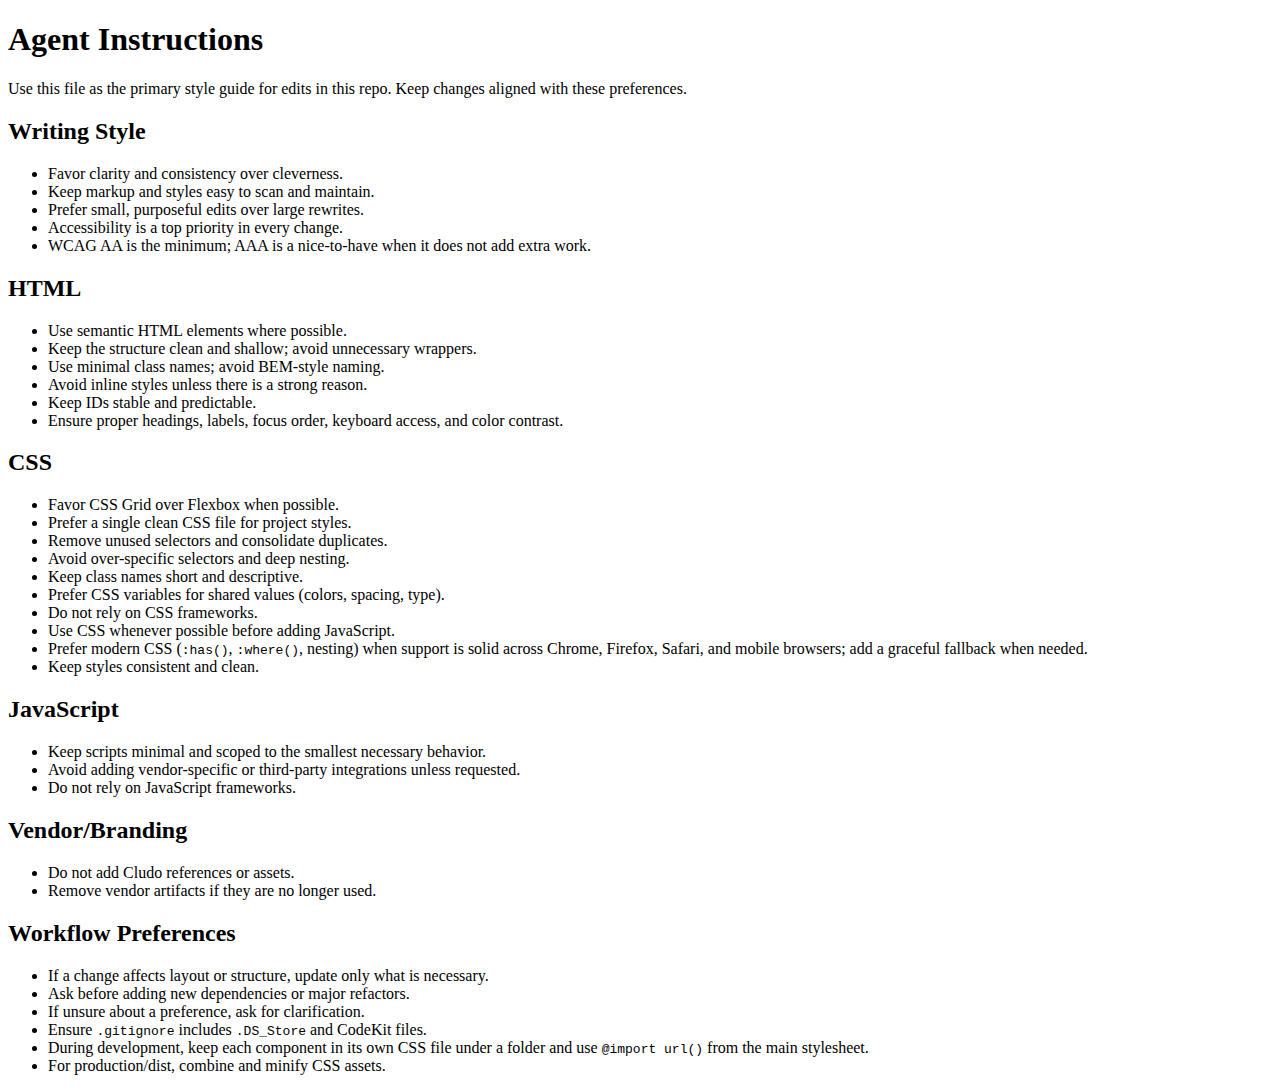
<file: AGENTS.html>
<!DOCTYPE html>
<html xmlns="http://www.w3.org/1999/xhtml" lang="en">
<head>
	<meta charset="utf-8"/>
</head>
<body>

<h1 id="agentinstructions">Agent Instructions</h1>

<p>Use this file as the primary style guide for edits in this repo. Keep changes aligned with these preferences.</p>

<h2 id="writingstyle">Writing Style</h2>

<ul>
<li>Favor clarity and consistency over cleverness.</li>
<li>Keep markup and styles easy to scan and maintain.</li>
<li>Prefer small, purposeful edits over large rewrites.</li>
<li>Accessibility is a top priority in every change.</li>
<li>WCAG AA is the minimum; AAA is a nice-to-have when it does not add extra work.</li>
</ul>

<h2 id="html">HTML</h2>

<ul>
<li>Use semantic HTML elements where possible.</li>
<li>Keep the structure clean and shallow; avoid unnecessary wrappers.</li>
<li>Use minimal class names; avoid BEM-style naming.</li>
<li>Avoid inline styles unless there is a strong reason.</li>
<li>Keep IDs stable and predictable.</li>
<li>Ensure proper headings, labels, focus order, keyboard access, and color contrast.</li>
</ul>

<h2 id="css">CSS</h2>

<ul>
<li>Favor CSS Grid over Flexbox when possible.</li>
<li>Prefer a single clean CSS file for project styles.</li>
<li>Remove unused selectors and consolidate duplicates.</li>
<li>Avoid over-specific selectors and deep nesting.</li>
<li>Keep class names short and descriptive.</li>
<li>Prefer CSS variables for shared values (colors, spacing, type).</li>
<li>Do not rely on CSS frameworks.</li>
<li>Use CSS whenever possible before adding JavaScript.</li>
<li>Prefer modern CSS (<code>:has()</code>, <code>:where()</code>, nesting) when support is solid across Chrome, Firefox, Safari, and mobile browsers; add a graceful fallback when needed.</li>
<li>Keep styles consistent and clean.</li>
</ul>

<h2 id="javascript">JavaScript</h2>

<ul>
<li>Keep scripts minimal and scoped to the smallest necessary behavior.</li>
<li>Avoid adding vendor-specific or third-party integrations unless requested.</li>
<li>Do not rely on JavaScript frameworks.</li>
</ul>

<h2 id="vendorbranding">Vendor/Branding</h2>

<ul>
<li>Do not add Cludo references or assets.</li>
<li>Remove vendor artifacts if they are no longer used.</li>
</ul>

<h2 id="workflowpreferences">Workflow Preferences</h2>

<ul>
<li>If a change affects layout or structure, update only what is necessary.</li>
<li>Ask before adding new dependencies or major refactors.</li>
<li>If unsure about a preference, ask for clarification.</li>
<li>Ensure <code>.gitignore</code> includes <code>.DS_Store</code> and CodeKit files.</li>
<li>During development, keep each component in its own CSS file under a folder and use <code>@import url()</code> from the main stylesheet.</li>
<li>For production/dist, combine and minify CSS assets.</li>
</ul>

</body>
</html>
</file>
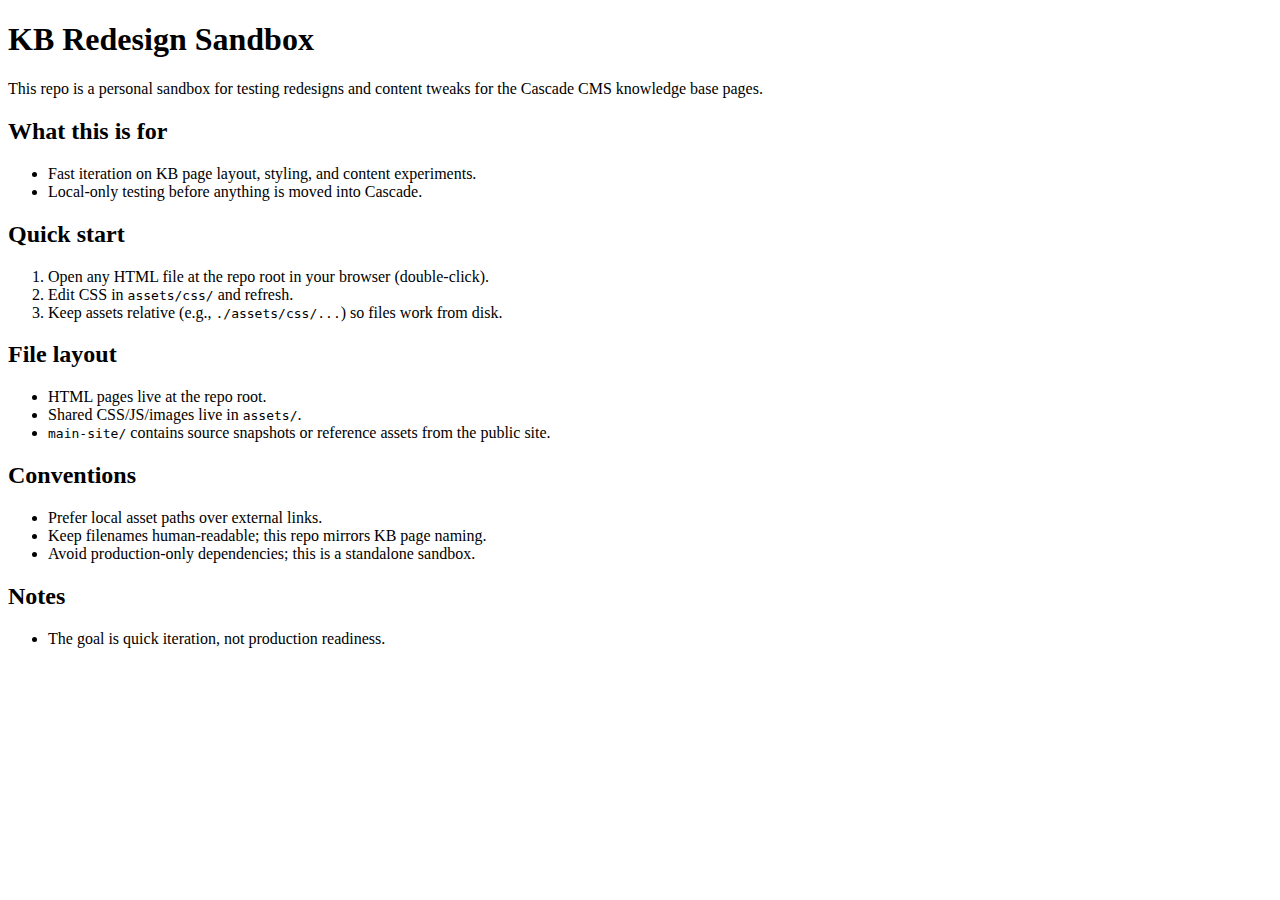
<file: README.html>
<!DOCTYPE html>
<html xmlns="http://www.w3.org/1999/xhtml" lang="en">
<head>
	<meta charset="utf-8"/>
</head>
<body>

<h1 id="kbredesignsandbox">KB Redesign Sandbox</h1>

<p>This repo is a personal sandbox for testing redesigns and content tweaks for the Cascade CMS knowledge base pages.</p>

<h2 id="whatthisisfor">What this is for</h2>

<ul>
<li>Fast iteration on KB page layout, styling, and content experiments.</li>
<li>Local-only testing before anything is moved into Cascade.</li>
</ul>

<h2 id="quickstart">Quick start</h2>

<ol>
<li>Open any HTML file at the repo root in your browser (double-click).</li>
<li>Edit CSS in <code>assets/css/</code> and refresh.</li>
<li>Keep assets relative (e.g., <code>./assets/css/...</code>) so files work from disk.</li>
</ol>

<h2 id="filelayout">File layout</h2>

<ul>
<li>HTML pages live at the repo root.</li>
<li>Shared CSS/JS/images live in <code>assets/</code>.</li>
<li><code>main-site/</code> contains source snapshots or reference assets from the public site.</li>
</ul>

<h2 id="conventions">Conventions</h2>

<ul>
<li>Prefer local asset paths over external links.</li>
<li>Keep filenames human-readable; this repo mirrors KB page naming.</li>
<li>Avoid production-only dependencies; this is a standalone sandbox.</li>
</ul>

<h2 id="notes">Notes</h2>

<ul>
<li>The goal is quick iteration, not production readiness.</li>
</ul>

</body>
</html>
</file>
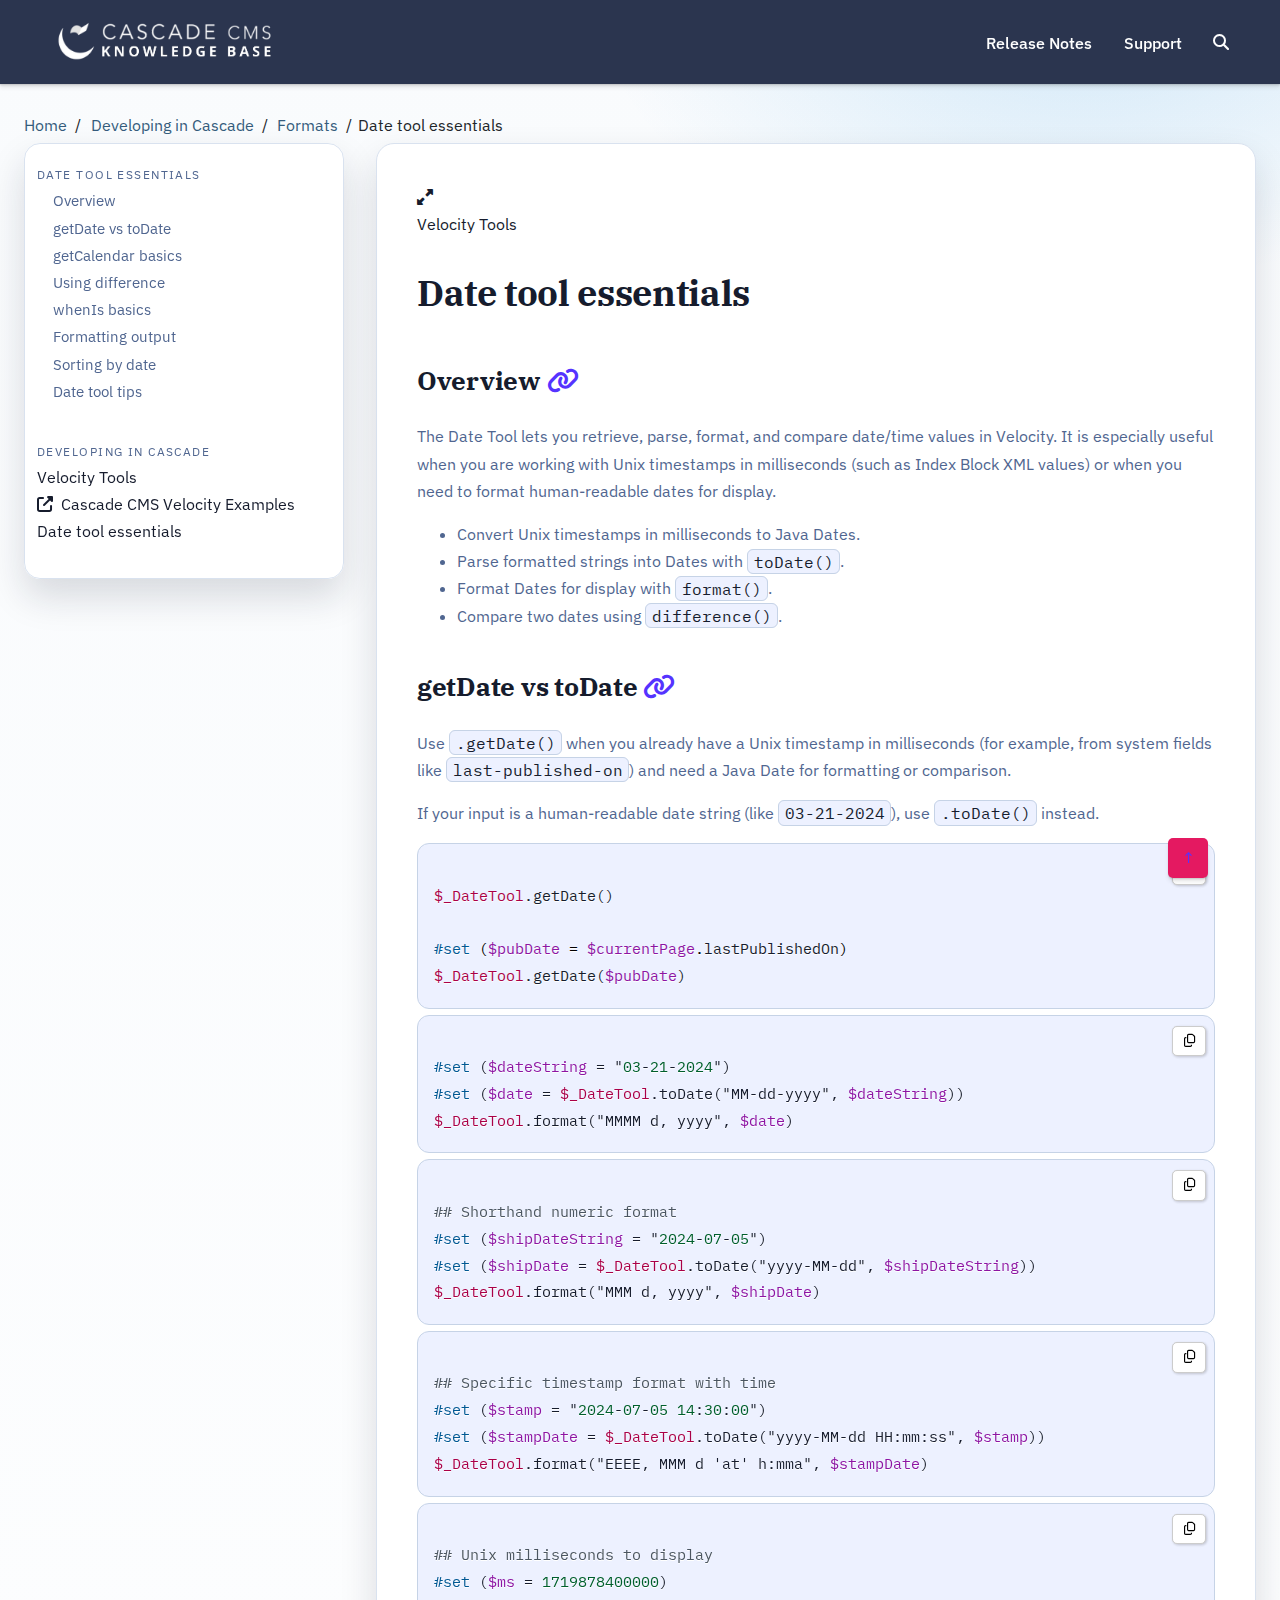
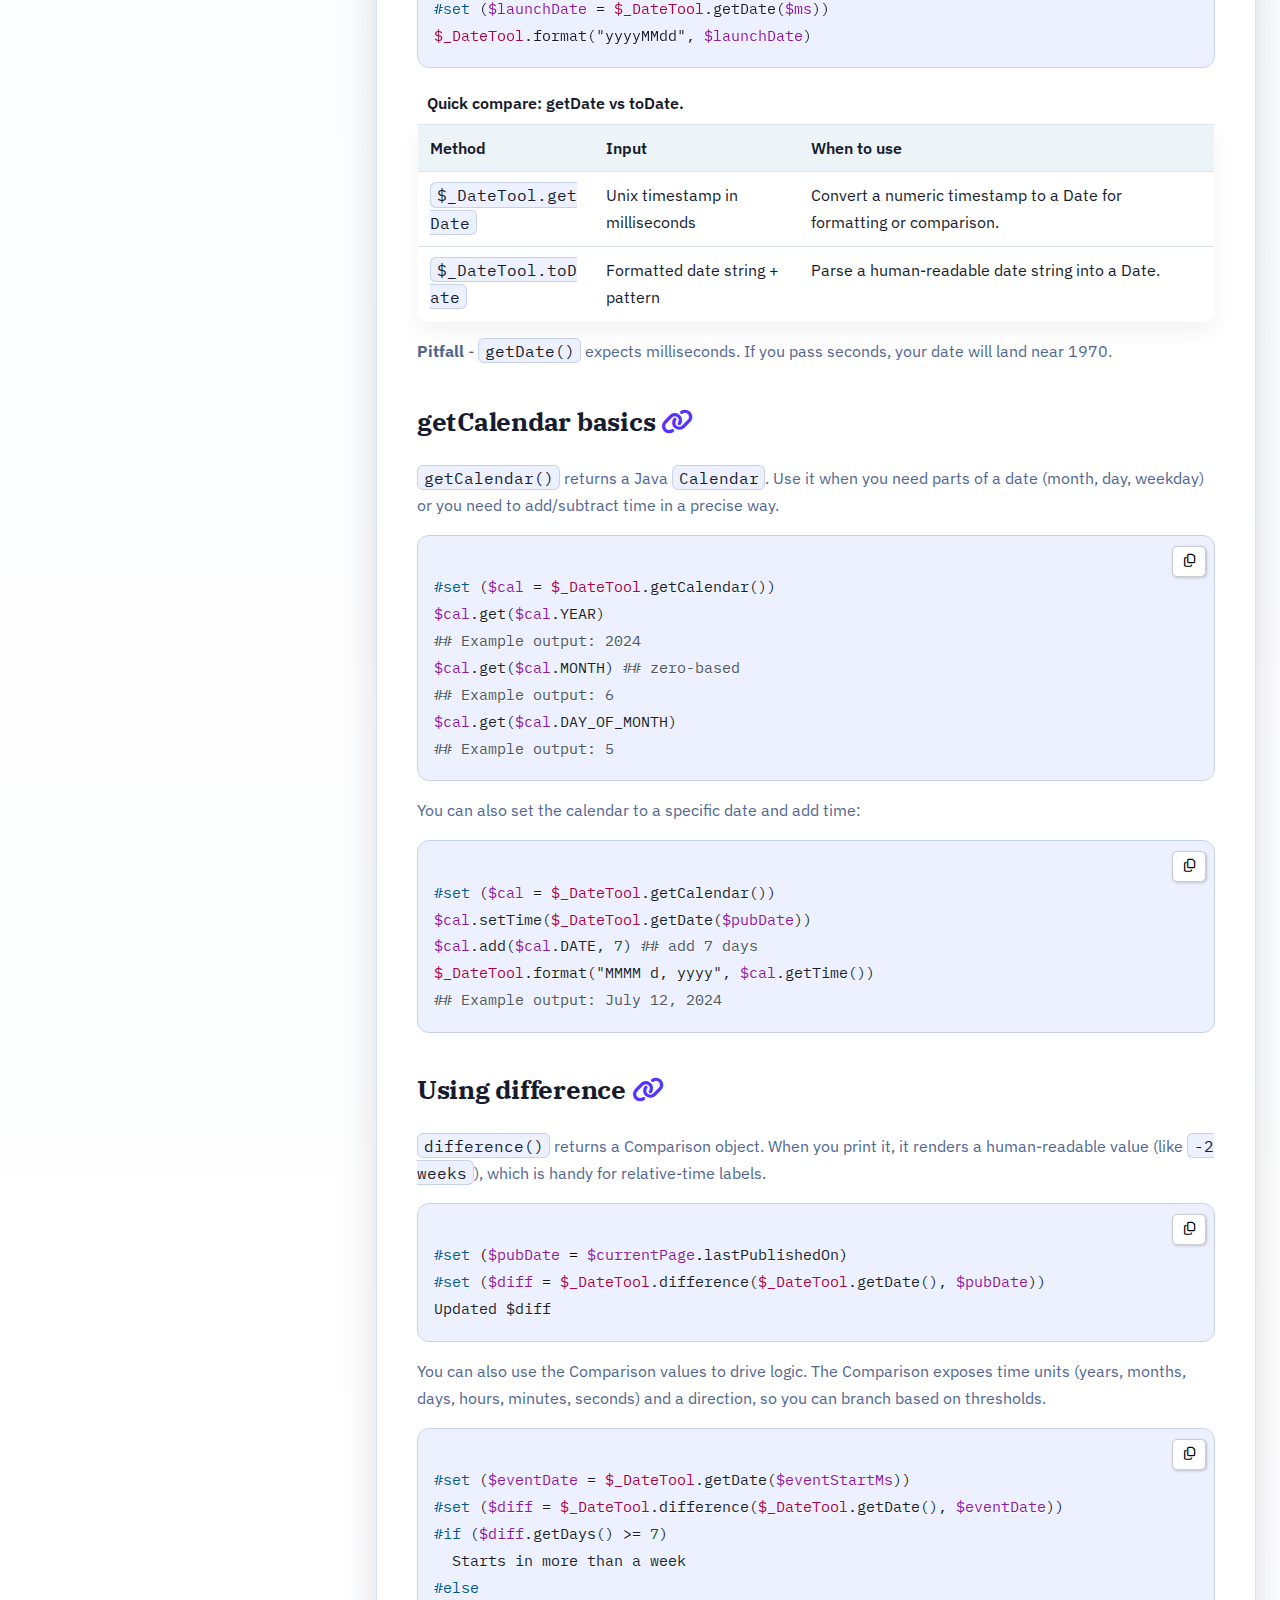
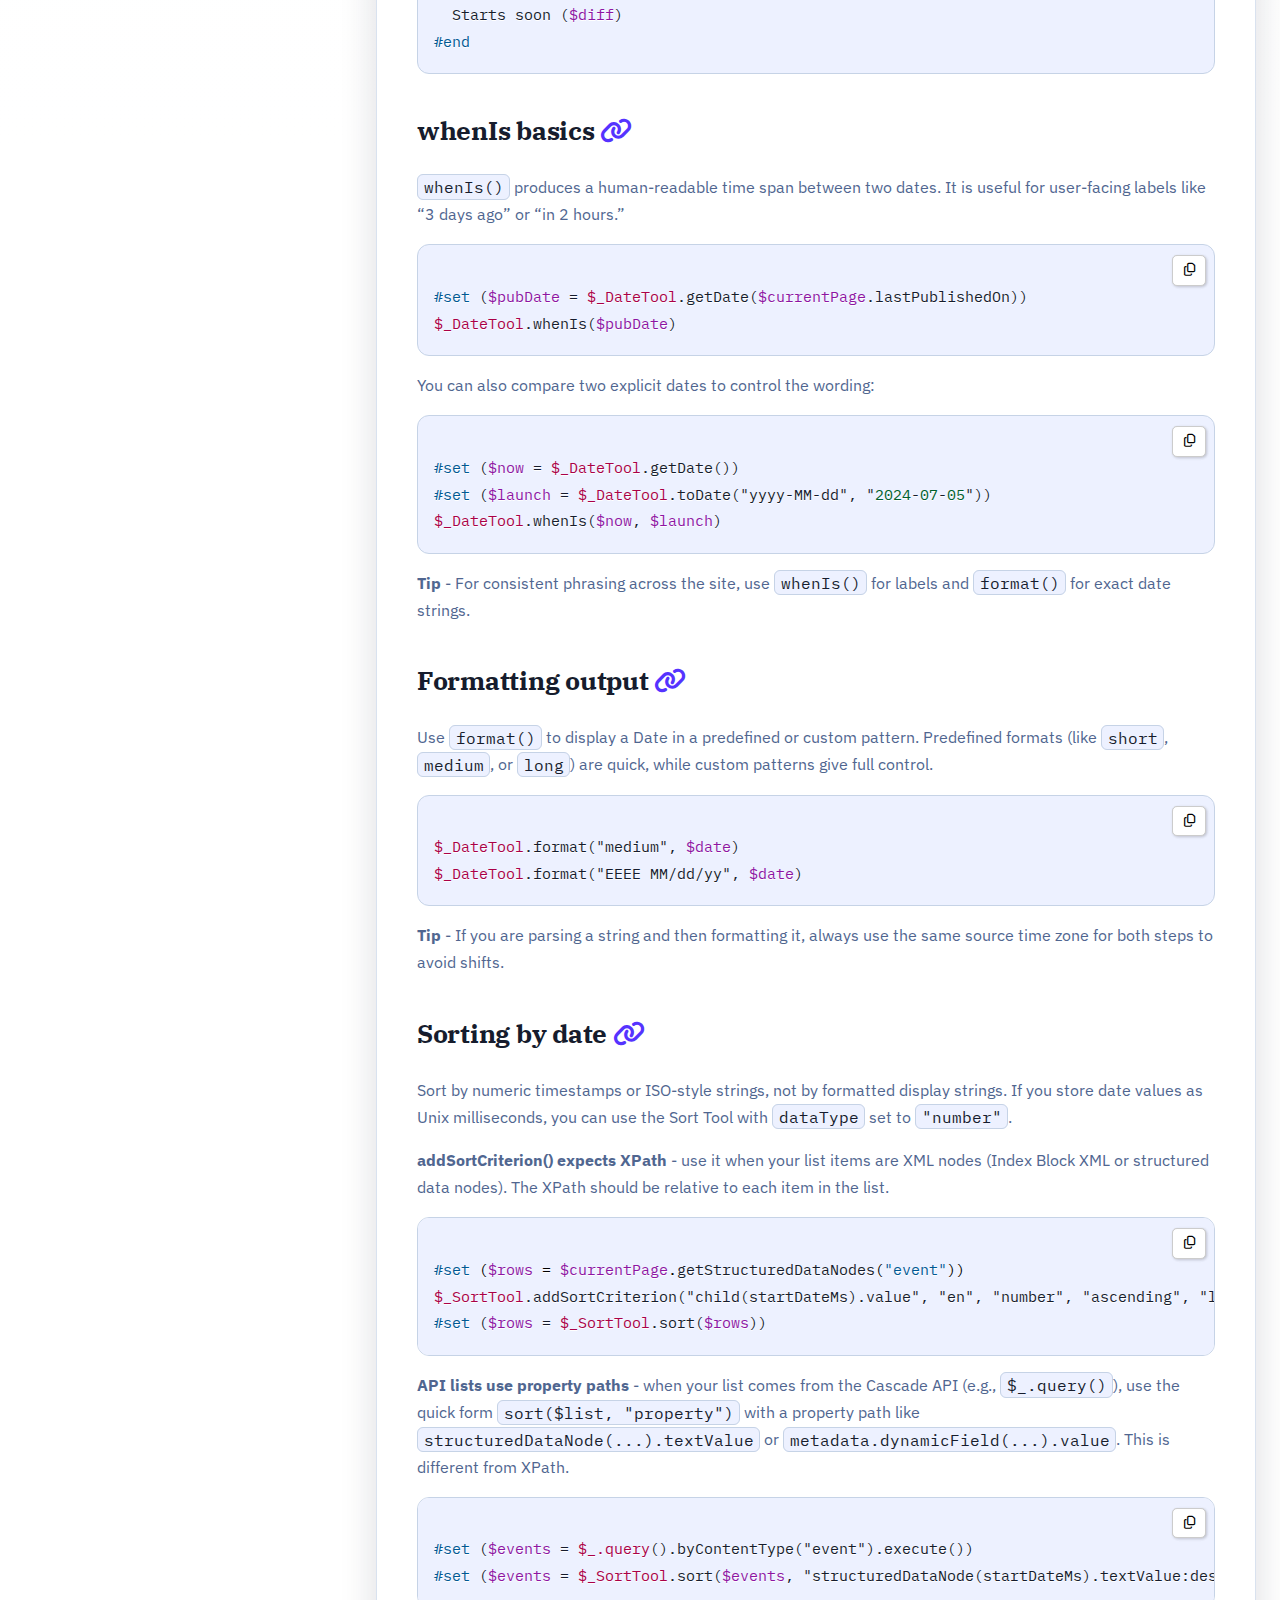
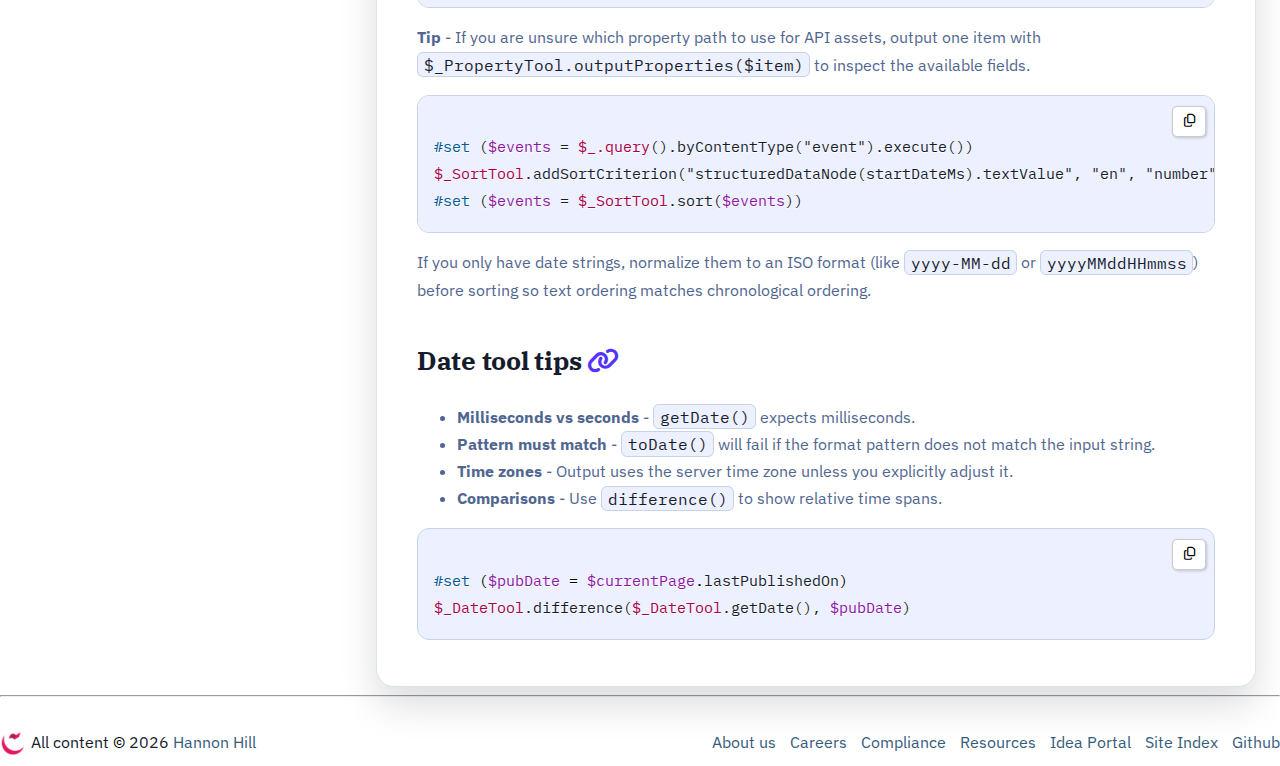
<file: articles/date-tool-essentials.html>
<!DOCTYPE html>
<!-- saved from url=(0110)https://www.hannonhill.com/cascadecms/latest/developing-in-cascade/script-formats/date-tool-essentials.html -->
<html
    xmlns="http://www.w3.org/1999/xhtml"
    lang="en"
    style="--scroll-margin-top: 74px">
    <head>
        <meta http-equiv="Content-Type" content="text/html; charset=UTF-8" />

        <title>Date tool essentials - Cascade CMS Knowledge Base</title>
        <meta content="width=device-width, initial-scale=1.0" name="viewport" />
        <link
            href="../assets/img/apple-touch-icon-57x57.png"
            name="favicon"
            rel="shortcut icon"
            type="image/png" />

        <link href="../assets/css/custom.css" rel="stylesheet" />
        <link href="../assets/css/prettify.css" rel="stylesheet" />
        <link href="../assets/css/prism.css" rel="stylesheet" type="text/css" />
        <link href="../assets/css/fontawesome-all.css" rel="stylesheet" />

        <!-- Preload Font Awesome fonts -->
        <link
            as="font"
            crossorigin="anonymous"
            href="https://cdnjs.cloudflare.com/ajax/libs/font-awesome/6.5.2/webfonts/fa-solid-900.woff2"
            rel="preload"
            type="font/woff2" />
        <link
            as="font"
            crossorigin="anonymous"
            href="https://cdnjs.cloudflare.com/ajax/libs/font-awesome/6.5.2/webfonts/fa-brands-400.woff2"
            rel="preload"
            type="font/woff2" />

        <!-- Conditional comment for IE 7 -->
        <!--[if IE 7]>
            <link
                rel="stylesheet"
                href="/_files/lib/bootstrap/font-awesome-ie7.css" />
        <![endif]-->

        <script
            type="text/javascript"
            src="https://ssl.spectate.com/s.js"></script>
        <script type="text/javascript" src="../assets/js/pd.js"></script>
        <script async="" src="../assets/js/gtm.js"></script>
        <script
            src="../assets/js/jquery.min.js"
            type="text/javascript"></script>

        <!-- Google Tag Manager -->

        <script>
            dataLayer = [];
        </script>
        <script>
            (function (w, d, s, l, i) {
                w[l] = w[l] || [];
                w[l].push({
                    "gtm.start": new Date().getTime(),
                    event: "gtm.js",
                });
                var f = d.getElementsByTagName(s)[0],
                    j = d.createElement(s),
                    dl = l != "dataLayer" ? "&l=" + l : "";
                j.async = true;
                j.src = "https://www.googletagmanager.com/gtm.js?id=" + i + dl;
                f.parentNode.insertBefore(j, f);
            })(window, document, "script", "dataLayer", "GTM-WQQX65");
        </script>

        <!-- End Google Tag Manager -->

        <script src="../assets/js/clipboard.min.js"></script>
        <script src="../assets/js/prettify.js" type="text/javascript"></script>
        <script src="../assets/js/lang-css.js" type="text/javascript"></script>
        <script src="../assets/js/lang-sql.js" type="text/javascript"></script>
        <script src="../assets/js/lang-yaml.js" type="text/javascript"></script>
        <script type="text/javascript">
            $(document).ready(function () {
                prettyPrint();
            });
        </script>

        <!-- HTML5 shim, for IE6-8 support of HTML5 elements -->
        <!--[if lt IE 9]>
            <script src="http://html5shim.googlecode.com/svn/trunk/html5.js"></script>
        <![endif]-->

        <link
            href="https://www.hannonhill.com/cascadecms/latest/developing-in-cascade/script-formats/date-tool-essentials.html"
            rel="canonical" />
        <meta content="9290e3bac0a8002b3249e88a9b8fb375" name="id" />
    </head>
    <body>
        <a class="sr-only sr-only-focusable" href="#main-content"
            >Skip to main content</a
        >
        <a class="sr-only sr-only-focusable" href="#sidebar"
            >Skip to sidebar / page navigation</a
        >
        <!-- Google Tag Manager (noscript) --><noscript
            ><iframe
                height="0"
                src="https://www.googletagmanager.com/ns.html?id=GTM-WQQX65"
                style="display: none; visibility: hidden"
                width="0"></iframe></noscript
        ><!-- End Google Tag Manager (noscript) -->

        <nav aria-labelledby="navbar-brand" class="topbar">
            <div class="container topbar-inner">
                <a
                    class="brand"
                    href="https://www.hannonhill.com/cascadecms/latest/index.html"
                    id="navbar-brand"
                    name="brand">
                    <img
                        alt="Cascade CMS Logo"
                        src="../assets/img/kb-logo-new.png" />
                </a>
                <ul class="topbar-links">
                    <li>
                        <a
                            href="https://www.hannonhill.com/cascadecms/latest/releases/index.html"
                            >Release Notes</a
                        >
                    </li>
                    <li>
                        <a href="https://help.hannonhill.com/hc/en-us"
                            >Support</a
                        >
                    </li>
                </ul>
                <form class="search-bar" id="search-form-top" role="search">
                    <div class="search-box">
                        <input
                            aria-label="Search"
                            autocomplete="off"
                            class="search-input"
                            id="searchBox"
                            name="q"
                            placeholder="Search..."
                            type="search" />
                        <a
                            class="search-btn"
                            href="#"
                            id="voice-parent"
                            type="button">
                            <i class="fa-solid fa-magnifying-glass"></i>
                        </a>
                    </div>
                </form>
            </div>
        </nav>

        <div class="container">
            <div class="content-wrapper">
                <nav class="breadcrumbs" aria-label="breadcrumb">
                    <ol>
                        <li>
                            <a
                                href="https://www.hannonhill.com/cascadecms/latest/index.html">
                                Home
                            </a>
                        </li>

                        <li>
                            <a
                                href="https://www.hannonhill.com/cascadecms/latest/developing-in-cascade/index.html">
                                Developing in Cascade
                            </a>
                        </li>

                        <li>
                            <a
                                href="https://www.hannonhill.com/cascadecms/latest/developing-in-cascade/script-formats/index.html">
                                Formats
                            </a>
                        </li>
                        <li aria-current="page">Date tool essentials</li>
                    </ol>
                </nav>
                <div class="layout">
                    <aside class="sidebar">
                        <details class="side-nav" open>
                            <summary>
                                Sections
                                <span aria-hidden="true">▾</span>
                            </summary>
                            <nav id="sidebar">
                                <ul>
                                    <li>
                                        <a
                                            aria-label="Section Topic"
                                            href="date-tool-essentialls.html"
                                            >Date tool essentials</a
                                        >
                                        <ul>
                                            <li>
                                                <a
                                                    aria-label="Skip to Overview"
                                                    href="#DateToolOverview"
                                                    >Overview</a
                                                >
                                            </li>
                                            <li>
                                                <a
                                                    aria-label="Skip to getDate vs toDate"
                                                    href="#GetDateVsToDate"
                                                    >getDate vs toDate</a
                                                >
                                            </li>
                                            <li>
                                                <a
                                                    aria-label="Skip to getCalendar basics"
                                                    href="#GetCalendarBasics"
                                                    >getCalendar basics</a
                                                >
                                            </li>
                                            <li>
                                                <a
                                                    aria-label="Skip to Using difference"
                                                    href="#DifferenceUsage"
                                                    >Using difference</a
                                                >
                                            </li>
                                            <li>
                                                <a
                                                    aria-label="Skip to whenIs basics"
                                                    href="#WhenIsBasics"
                                                    >whenIs basics</a
                                                >
                                            </li>
                                            <li>
                                                <a
                                                    aria-label="Skip to Formatting output"
                                                    href="#FormattingOutput"
                                                    >Formatting output</a
                                                >
                                            </li>
                                            <li>
                                                <a
                                                    aria-label="Skip to Sorting by date"
                                                    href="#SortingByDate"
                                                    >Sorting by date</a
                                                >
                                            </li>
                                            <li>
                                                <a
                                                    aria-label="Skip to Date tool tips"
                                                    href="#DateToolTips"
                                                    >Date tool tips</a
                                                >
                                            </li>
                                        </ul>
                                    </li>
                                </ul>
                                <ul>
                                    <li>
                                        <a
                                            href="https://www.hannonhill.com/cascadecms/latest/developing-in-cascade/index.html"
                                            >Developing in Cascade</a
                                        >
                                    </li>
                                    <li>
                                        <a
                                            href="https://www.hannonhill.com/cascadecms/latest/developing-in-cascade/script-formats/velocity-tools.html"
                                            >Velocity Tools</a
                                        >
                                    </li>
                                    <li>
                                        <a
                                            href="https://github.com/hannonhill/Velocity-Cookbook"
                                            ><i class="fas fa-external-link-alt"
                                                >&nbsp;</i
                                            >
                                            Cascade CMS Velocity Examples</a
                                        >
                                    </li>
                                    <li>
                                        <a href="date-tool-essentialls.html"
                                            >Date tool essentials</a
                                        >
                                    </li>
                                </ul>
                            </nav>
                        </details>
                    </aside>
                    <main id="main-content" role="main">
                        <div class="page-shell">
                            <div class="content width">
                                <div class="icon-wrapper">
                                    <i
                                        class="fa-solid col-visible-md fa-up-right-and-down-left-from-center"
                                        id="iconToggle"
                                        onclick="toggleWidthAndIcon()"></i>
                                </div>
                                <div class="flex">
                                    <span class="badge badge-danger"
                                        >Velocity Tools</span
                                    >
                                </div>
                                <header>
                                    <h1>Date tool essentials</h1>
                                </header>
                                <a name="Date+tool+essentials"></a>

                                <section
                                    aria-label="Overview"
                                    class="anchor-heading"
                                    id="DateToolOverview">
                                    <h2>
                                        Overview
                                        <a
                                            aria-label="Skip to Overview"
                                            href="#DateToolOverview"
                                            ><i
                                                class="fas fa-link icon-anchor-link"></i
                                        ></a>
                                    </h2>
                                    <p>
                                        The Date Tool lets you retrieve, parse,
                                        format, and compare date/time values in
                                        Velocity. It is especially useful when
                                        you are working with Unix timestamps in
                                        milliseconds (such as Index Block XML
                                        values) or when you need to format
                                        human-readable dates for display.
                                    </p>
                                    <ul>
                                        <li>
                                            Convert Unix timestamps in
                                            milliseconds to Java Dates.
                                        </li>
                                        <li>
                                            Parse formatted strings into Dates
                                            with <code>toDate()</code>.
                                        </li>
                                        <li>
                                            Format Dates for display with
                                            <code>format()</code>.
                                        </li>
                                        <li>
                                            Compare two dates using
                                            <code>difference()</code>.
                                        </li>
                                    </ul>
                                </section>

                                <section
                                    aria-label="getDate vs toDate"
                                    class="anchor-heading"
                                    id="GetDateVsToDate">
                                    <h2>
                                        getDate vs toDate
                                        <a
                                            aria-label="Skip to getDate vs toDate"
                                            href="#GetDateVsToDate"
                                            ><i
                                                class="fas fa-link icon-anchor-link"></i
                                        ></a>
                                    </h2>
                                    <p>
                                        Use <code>.getDate()</code> when you
                                        already have a Unix timestamp in
                                        milliseconds (for example, from system
                                        fields like
                                        <code>last-published-on</code>) and need
                                        a Java Date for formatting or
                                        comparison.
                                    </p>
                                    <p>
                                        If your input is a human-readable date
                                        string (like <code>03-21-2024</code>),
                                        use <code>.toDate()</code> instead.
                                    </p>
                                    <pre
                                        tabindex="0"
                                        style="overflow: auto"
                                        class="language-velocity"><button class="btn-copy" aria-label="Copy code" data-original-html="&lt;i class=&quot;fa-regular fa-copy&quot;&gt;&lt;/i&gt;" style="width: 34px;"><i class="fa-regular fa-copy"></i></button><code class="language-velocity">$_DateTool.getDate()

#set ($pubDate = $currentPage.lastPublishedOn)
$_DateTool.getDate($pubDate)</code></pre>
                                    <pre
                                        tabindex="0"
                                        style="overflow: auto"
                                        class="language-velocity"><button class="btn-copy" aria-label="Copy code" data-original-html="&lt;i class=&quot;fa-regular fa-copy&quot;&gt;&lt;/i&gt;" style="width: 34px;"><i class="fa-regular fa-copy"></i></button><code class="language-velocity">#set ($dateString = "03-21-2024")
#set ($date = $_DateTool.toDate("MM-dd-yyyy", $dateString))
$_DateTool.format("MMMM d, yyyy", $date)</code></pre>
                                    <pre
                                        tabindex="0"
                                        style="overflow: auto"
                                        class="language-velocity"><button class="btn-copy" aria-label="Copy code" data-original-html="&lt;i class=&quot;fa-regular fa-copy&quot;&gt;&lt;/i&gt;" style="width: 34px;"><i class="fa-regular fa-copy"></i></button><code class="language-velocity">## Shorthand numeric format
#set ($shipDateString = "2024-07-05")
#set ($shipDate = $_DateTool.toDate("yyyy-MM-dd", $shipDateString))
$_DateTool.format("MMM d, yyyy", $shipDate)</code></pre>
                                    <pre
                                        tabindex="0"
                                        style="overflow: auto"
                                        class="language-velocity"><button class="btn-copy" aria-label="Copy code" data-original-html="&lt;i class=&quot;fa-regular fa-copy&quot;&gt;&lt;/i&gt;" style="width: 34px;"><i class="fa-regular fa-copy"></i></button><code class="language-velocity">## Specific timestamp format with time
#set ($stamp = "2024-07-05 14:30:00")
#set ($stampDate = $_DateTool.toDate("yyyy-MM-dd HH:mm:ss", $stamp))
$_DateTool.format("EEEE, MMM d 'at' h:mma", $stampDate)</code></pre>
                                    <pre
                                        tabindex="0"
                                        style="overflow: auto"
                                        class="language-velocity"><button class="btn-copy" aria-label="Copy code" data-original-html="&lt;i class=&quot;fa-regular fa-copy&quot;&gt;&lt;/i&gt;" style="width: 34px;"><i class="fa-regular fa-copy"></i></button><code class="language-velocity">## Unix milliseconds to display
#set ($ms = 1719878400000)
#set ($launchDate = $_DateTool.getDate($ms))
$_DateTool.format("yyyyMMdd", $launchDate)</code></pre>
                                    <table>
                                        <caption>
                                            Quick compare: getDate vs toDate.
                                        </caption>
                                        <thead>
                                            <tr>
                                                <th scope="col">Method</th>
                                                <th scope="col">Input</th>
                                                <th scope="col">When to use</th>
                                            </tr>
                                        </thead>
                                        <tbody>
                                            <tr>
                                                <td>
                                                    <code
                                                        >$_DateTool.getDate</code
                                                    >
                                                </td>
                                                <td>
                                                    Unix timestamp in
                                                    milliseconds
                                                </td>
                                                <td>
                                                    Convert a numeric timestamp
                                                    to a Date for formatting or
                                                    comparison.
                                                </td>
                                            </tr>
                                            <tr>
                                                <td>
                                                    <code
                                                        >$_DateTool.toDate</code
                                                    >
                                                </td>
                                                <td>
                                                    Formatted date string +
                                                    pattern
                                                </td>
                                                <td>
                                                    Parse a human-readable date
                                                    string into a Date.
                                                </td>
                                            </tr>
                                        </tbody>
                                    </table>
                                    <p>
                                        <strong>Pitfall</strong> -
                                        <code>getDate()</code> expects
                                        milliseconds. If you pass seconds, your
                                        date will land near 1970.
                                    </p>
                                </section>

                                <section
                                    aria-label="getCalendar basics"
                                    class="anchor-heading"
                                    id="GetCalendarBasics">
                                    <h2>
                                        getCalendar basics
                                        <a
                                            aria-label="Skip to getCalendar basics"
                                            href="#GetCalendarBasics"
                                            ><i
                                                class="fas fa-link icon-anchor-link"></i
                                        ></a>
                                    </h2>
                                    <p>
                                        <code>getCalendar()</code> returns a
                                        Java <code>Calendar</code>. Use it when
                                        you need parts of a date (month, day,
                                        weekday) or you need to add/subtract
                                        time in a precise way.
                                    </p>
                                    <pre
                                        tabindex="0"
                                        style="overflow: auto"
                                        class="language-velocity"><button class="btn-copy" aria-label="Copy code" data-original-html="&lt;i class=&quot;fa-regular fa-copy&quot;&gt;&lt;/i&gt;" style="width: 34px;"><i class="fa-regular fa-copy"></i></button><code class="language-velocity">#set ($cal = $_DateTool.getCalendar())
$cal.get($cal.YEAR)
## Example output: 2024
$cal.get($cal.MONTH) ## zero-based
## Example output: 6
$cal.get($cal.DAY_OF_MONTH)
## Example output: 5</code></pre>
                                    <p>
                                        You can also set the calendar to a
                                        specific date and add time:
                                    </p>
                                    <pre
                                        tabindex="0"
                                        style="overflow: auto"
                                        class="language-velocity"><button class="btn-copy" aria-label="Copy code" data-original-html="&lt;i class=&quot;fa-regular fa-copy&quot;&gt;&lt;/i&gt;" style="width: 34px;"><i class="fa-regular fa-copy"></i></button><code class="language-velocity">#set ($cal = $_DateTool.getCalendar())
$cal.setTime($_DateTool.getDate($pubDate))
$cal.add($cal.DATE, 7) ## add 7 days
$_DateTool.format("MMMM d, yyyy", $cal.getTime())
## Example output: July 12, 2024</code></pre>
                                </section>

                                <section
                                    aria-label="Using difference"
                                    class="anchor-heading"
                                    id="DifferenceUsage">
                                    <h2>
                                        Using difference
                                        <a
                                            aria-label="Skip to Using difference"
                                            href="#DifferenceUsage"
                                            ><i
                                                class="fas fa-link icon-anchor-link"></i
                                        ></a>
                                    </h2>
                                    <p>
                                        <code>difference()</code> returns a
                                        Comparison object. When you print it, it
                                        renders a human-readable value (like
                                        <code>-2 weeks</code>), which is handy
                                        for relative-time labels.
                                    </p>
                                    <pre
                                        tabindex="0"
                                        style="overflow: auto"
                                        class="language-velocity"><button class="btn-copy" aria-label="Copy code" data-original-html="&lt;i class=&quot;fa-regular fa-copy&quot;&gt;&lt;/i&gt;" style="width: 34px;"><i class="fa-regular fa-copy"></i></button><code class="language-velocity">#set ($pubDate = $currentPage.lastPublishedOn)
#set ($diff = $_DateTool.difference($_DateTool.getDate(), $pubDate))
Updated $diff</code></pre>
                                    <p>
                                        You can also use the Comparison values
                                        to drive logic. The Comparison exposes
                                        time units (years, months, days, hours,
                                        minutes, seconds) and a direction, so
                                        you can branch based on thresholds.
                                    </p>
                                    <pre
                                        tabindex="0"
                                        style="overflow: auto"
                                        class="language-velocity"><button class="btn-copy" aria-label="Copy code" data-original-html="&lt;i class=&quot;fa-regular fa-copy&quot;&gt;&lt;/i&gt;" style="width: 34px;"><i class="fa-regular fa-copy"></i></button><code class="language-velocity">#set ($eventDate = $_DateTool.getDate($eventStartMs))
#set ($diff = $_DateTool.difference($_DateTool.getDate(), $eventDate))
#if ($diff.getDays() >= 7)
  Starts in more than a week
#else
  Starts soon ($diff)
#end</code></pre>
                                </section>

                                <section
                                    aria-label="whenIs basics"
                                    class="anchor-heading"
                                    id="WhenIsBasics">
                                    <h2>
                                        whenIs basics
                                        <a
                                            aria-label="Skip to whenIs basics"
                                            href="#WhenIsBasics"
                                            ><i
                                                class="fas fa-link icon-anchor-link"></i
                                        ></a>
                                    </h2>
                                    <p>
                                        <code>whenIs()</code> produces a
                                        human-readable time span between two
                                        dates. It is useful for user-facing
                                        labels like “3 days ago” or “in 2
                                        hours.”
                                    </p>
                                    <pre
                                        tabindex="0"
                                        style="overflow: auto"
                                        class="language-velocity"><button class="btn-copy" aria-label="Copy code" data-original-html="&lt;i class=&quot;fa-regular fa-copy&quot;&gt;&lt;/i&gt;" style="width: 34px;"><i class="fa-regular fa-copy"></i></button><code class="language-velocity">#set ($pubDate = $_DateTool.getDate($currentPage.lastPublishedOn))
$_DateTool.whenIs($pubDate)</code></pre>
                                    <p>
                                        You can also compare two explicit dates
                                        to control the wording:
                                    </p>
                                    <pre
                                        tabindex="0"
                                        style="overflow: auto"
                                        class="language-velocity"><button class="btn-copy" aria-label="Copy code" data-original-html="&lt;i class=&quot;fa-regular fa-copy&quot;&gt;&lt;/i&gt;" style="width: 34px;"><i class="fa-regular fa-copy"></i></button><code class="language-velocity">#set ($now = $_DateTool.getDate())
#set ($launch = $_DateTool.toDate("yyyy-MM-dd", "2024-07-05"))
$_DateTool.whenIs($now, $launch)</code></pre>
                                    <p>
                                        <strong>Tip</strong> - For consistent
                                        phrasing across the site, use
                                        <code>whenIs()</code> for labels and
                                        <code>format()</code> for exact date
                                        strings.
                                    </p>
                                </section>

                                <section
                                    aria-label="Formatting output"
                                    class="anchor-heading"
                                    id="FormattingOutput">
                                    <h2>
                                        Formatting output
                                        <a
                                            aria-label="Skip to Formatting output"
                                            href="#FormattingOutput"
                                            ><i
                                                class="fas fa-link icon-anchor-link"></i
                                        ></a>
                                    </h2>
                                    <p>
                                        Use <code>format()</code> to display a
                                        Date in a predefined or custom pattern.
                                        Predefined formats (like
                                        <code>short</code>, <code>medium</code>,
                                        or <code>long</code>) are quick, while
                                        custom patterns give full control.
                                    </p>
                                    <pre
                                        tabindex="0"
                                        style="overflow: auto"
                                        class="language-velocity"><button class="btn-copy" aria-label="Copy code" data-original-html="&lt;i class=&quot;fa-regular fa-copy&quot;&gt;&lt;/i&gt;" style="width: 34px;"><i class="fa-regular fa-copy"></i></button><code class="language-velocity">$_DateTool.format("medium", $date)
$_DateTool.format("EEEE MM/dd/yy", $date)</code></pre>
                                    <p>
                                        <strong>Tip</strong> - If you are
                                        parsing a string and then formatting it,
                                        always use the same source time zone for
                                        both steps to avoid shifts.
                                    </p>
                                </section>

                                <section
                                    aria-label="Sorting by date"
                                    class="anchor-heading"
                                    id="SortingByDate">
                                    <h2>
                                        Sorting by date
                                        <a
                                            aria-label="Skip to Sorting by date"
                                            href="#SortingByDate"
                                            ><i
                                                class="fas fa-link icon-anchor-link"></i
                                        ></a>
                                    </h2>
                                    <p>
                                        Sort by numeric timestamps or ISO-style
                                        strings, not by formatted display
                                        strings. If you store date values as
                                        Unix milliseconds, you can use the Sort
                                        Tool with <code>dataType</code> set to
                                        <code>"number"</code>.
                                    </p>
                                    <p>
                                        <strong
                                            >addSortCriterion() expects
                                            XPath</strong
                                        >
                                        - use it when your list items are XML
                                        nodes (Index Block XML or structured
                                        data nodes). The XPath should be
                                        relative to each item in the list.
                                    </p>
                                    <pre
                                        tabindex="0"
                                        style="overflow: auto"
                                        class="language-velocity"><button class="btn-copy" aria-label="Copy code" data-original-html="&lt;i class=&quot;fa-regular fa-copy&quot;&gt;&lt;/i&gt;" style="width: 34px;"><i class="fa-regular fa-copy"></i></button><code class="language-velocity">#set ($rows = $currentPage.getStructuredDataNodes("event"))
$_SortTool.addSortCriterion("child(startDateMs).value", "en", "number", "ascending", "lower-first")
#set ($rows = $_SortTool.sort($rows))</code></pre>
                                    <p>
                                        <strong
                                            >API lists use property
                                            paths</strong
                                        >
                                        - when your list comes from the Cascade
                                        API (e.g., <code>$_.query()</code>), use
                                        the quick form
                                        <code>sort($list, "property")</code>
                                        with a property path like
                                        <code
                                            >structuredDataNode(...).textValue</code
                                        >
                                        or
                                        <code
                                            >metadata.dynamicField(...).value</code
                                        >. This is different from XPath.
                                    </p>
                                    <pre
                                        tabindex="0"
                                        style="overflow: auto"
                                        class="language-velocity"><button class="btn-copy" aria-label="Copy code" data-original-html="&lt;i class=&quot;fa-regular fa-copy&quot;&gt;&lt;/i&gt;" style="width: 34px;"><i class="fa-regular fa-copy"></i></button><code class="language-velocity">#set ($events = $_.query().byContentType("event").execute())
#set ($events = $_SortTool.sort($events, "structuredDataNode(startDateMs).textValue:desc"))</code></pre>
                                    <p>
                                        <strong>Tip</strong> - If you are unsure
                                        which property path to use for API
                                        assets, output one item with
                                        <code
                                            >$_PropertyTool.outputProperties($item)</code
                                        >
                                        to inspect the available fields.
                                    </p>
                                    <pre
                                        tabindex="0"
                                        style="overflow: auto"
                                        class="language-velocity"><button class="btn-copy" aria-label="Copy code" data-original-html="&lt;i class=&quot;fa-regular fa-copy&quot;&gt;&lt;/i&gt;" style="width: 34px;"><i class="fa-regular fa-copy"></i></button><code class="language-velocity">#set ($events = $_.query().byContentType("event").execute())
$_SortTool.addSortCriterion("structuredDataNode(startDateMs).textValue", "en", "number", "ascending", "lower-first")
#set ($events = $_SortTool.sort($events))</code></pre>
                                    <p>
                                        If you only have date strings, normalize
                                        them to an ISO format (like
                                        <code>yyyy-MM-dd</code> or
                                        <code>yyyyMMddHHmmss</code>) before
                                        sorting so text ordering matches
                                        chronological ordering.
                                    </p>
                                </section>

                                <section
                                    aria-label="Date tool tips"
                                    class="anchor-heading"
                                    id="DateToolTips">
                                    <h2>
                                        Date tool tips
                                        <a
                                            aria-label="Skip to Date tool tips"
                                            href="#DateToolTips"
                                            ><i
                                                class="fas fa-link icon-anchor-link"></i
                                        ></a>
                                    </h2>
                                    <ul>
                                        <li>
                                            <strong
                                                >Milliseconds vs seconds</strong
                                            >
                                            - <code>getDate()</code> expects
                                            milliseconds.
                                        </li>
                                        <li>
                                            <strong>Pattern must match</strong>
                                            - <code>toDate()</code> will fail if
                                            the format pattern does not match
                                            the input string.
                                        </li>
                                        <li>
                                            <strong>Time zones</strong> - Output
                                            uses the server time zone unless you
                                            explicitly adjust it.
                                        </li>
                                        <li>
                                            <strong>Comparisons</strong> - Use
                                            <code>difference()</code> to show
                                            relative time spans.
                                        </li>
                                    </ul>
                                    <pre
                                        tabindex="0"
                                        style="overflow: auto"
                                        class="language-velocity"><button class="btn-copy" aria-label="Copy code" data-original-html="&lt;i class=&quot;fa-regular fa-copy&quot;&gt;&lt;/i&gt;" style="width: 34px;"><i class="fa-regular fa-copy"></i></button><code class="language-velocity">#set ($pubDate = $currentPage.lastPublishedOn)
$_DateTool.difference($_DateTool.getDate(), $pubDate)</code></pre>
                                </section>
                                <a
                                    aria-label="Back to top"
                                    class="scroll-container is-visible"
                                    href="#main-content">
                                    <span class="scroll-container__icon"
                                        >↑</span
                                    >
                                </a>
                            </div>
                        </div>

                        <script>
                            function toggleWidthAndIcon() {
                                var element = document.getElementById("expand");
                                var icon =
                                    document.getElementById("iconToggle");

                                // Check if the content is currently full width
                                if (element.classList.contains("width-full")) {
                                    // If yes, switch to "width" and update the icon to "expand"
                                    element.classList.remove("width-full");
                                    element.classList.add("width");
                                    icon.classList.remove(
                                        "fa-down-left-and-up-right-to-center"
                                    );
                                    icon.classList.add(
                                        "fa-up-right-and-down-left-from-center"
                                    );
                                } else {
                                    // If not, switch to "width-full" and update the icon to "un-expand"
                                    element.classList.remove("width");
                                    element.classList.add("width-full");
                                    icon.classList.remove(
                                        "fa-up-right-and-down-left-from-center"
                                    );
                                    icon.classList.add(
                                        "fa-down-left-and-up-right-to-center"
                                    );
                                }
                            }
                        </script>
                    </main>
                </div>
            </div>
        </div>
        <footer>
            <div class="footer-wrapper">
                <hr />
                <div class="footer-container">
                    <div class="footer-left">
                        <img
                            alt="cascade cms icon"
                            class="footer-logo"
                            src="../assets/img/apple-touch-icon-57x57.png" />

                        <p class="" id="site-copyright">
                            All content
                            <a
                                aria-hidden="true"
                                class="quickedit"
                                href="https://hannonhill.cascadecms.com/entity/open.act?id=9290e3bac0a8002b3249e88a9b8fb375&amp;type=page"
                                tabindex="-1"
                                target="_blank"
                                >©</a
                            >
                            2026
                            <a href="https://www.hannonhill.com/index.html"
                                >Hannon Hill</a
                            >
                        </p>
                    </div>
                    <div class="footer-right">
                        <ul>
                            <li>
                                <a
                                    href="https://www.hannonhill.com/about-us/about-hannon-hill.html"
                                    >About us</a
                                >
                            </li>
                            <li>
                                <a
                                    href="https://www.hannonhill.com/about-us/join-our-team/index.html"
                                    >Careers</a
                                >
                            </li>
                            <li>
                                <a
                                    href="https://www.hannonhill.com/documents/index.html"
                                    >Compliance</a
                                >
                            </li>
                            <li>
                                <a
                                    href="https://www.hannonhill.com/resources/index.html"
                                    >Resources</a
                                >
                            </li>
                            <li>
                                <a
                                    href="https://portal.productboard.com/gp4tteft4txh4nde2tnnnybl"
                                    >Idea Portal</a
                                >
                            </li>
                            <li>
                                <a
                                    href="https://www.hannonhill.com/cascadecms/latest/sitemap.html"
                                    >Site Index</a
                                >
                            </li>
                            <li>
                                <a href="https://github.com/hannonhill"
                                    >Github</a
                                >
                            </li>
                        </ul>
                    </div>
                </div>
            </div>
        </footer>

        <script src="../assets/js/prism.js" type="text/javascript"></script>

        <script type="text/javascript">
            piAId = "1002";
            piCId = "1003";

            (function () {
                function async_load() {
                    var s = document.createElement("script");
                    s.type = "text/javascript";
                    s.src =
                        ("https:" == document.location.protocol
                            ? "https://pi"
                            : "http://cdn") + ".pardot.com/pd.js";
                    var c = document.getElementsByTagName("script")[0];
                    c.parentNode.insertBefore(s, c);
                }
                if (window.attachEvent) {
                    window.attachEvent("onload", async_load);
                } else {
                    window.addEventListener("load", async_load, false);
                }
            })();
        </script>
        <script type="text/javascript">
            sAId = "1";
            sCId = "4";

            (function () {
                function async_load() {
                    var s = document.createElement("script");
                    s.type = "text/javascript";
                    s.src =
                        ("https:" == document.location.protocol
                            ? "https://ssl"
                            : "http://cdn") + ".spectate.com/s.js";
                    var c = document.getElementsByTagName("script")[0];
                    c.parentNode.insertBefore(s, c);
                }
                if (window.attachEvent) {
                    window.attachEvent("onload", async_load);
                } else {
                    window.addEventListener("load", async_load, false);
                }
            })();
        </script>

        <script async="true" src="../assets/js/12"></script>

        <scribe-shadow
            id="crxjs-ext"
            data-crx="okfkdaglfjjjfefdcppliegebpoegaii"
            style="
                position: fixed;
                width: 0px;
                height: 0px;
                top: 0px;
                left: 0px;
                z-index: 2147483647;
                overflow: visible;
                visibility: visible;
            "
            ><template shadowrootmode="open"
                ><div
                    id="root-scribe-elem"
                    style="
                        position: fixed;
                        width: 0px;
                        height: 0px;
                        top: 0px;
                        left: 0px;
                        overflow: visible;
                        color: rgb(21, 24, 30);
                    ">
                    <div
                        role="region"
                        aria-label="Notifications (F8)"
                        tabindex="-1"
                        style="pointer-events: none">
                        <ol
                            tabindex="-1"
                            class="fixed bottom-auto right-0 top-0 z-[999999] flex max-h-screen w-[400px] max-w-full p-4"></ol>
                    </div>
                </div>
                <link
                    rel="stylesheet"
                    href="chrome-extension://okfkdaglfjjjfefdcppliegebpoegaii/assets/style.css" /></template
        ></scribe-shadow>
    </body>
</html>
</file>
<file: assets/css/custom.css>
@import url("https://fonts.googleapis.com/css2?family=IBM+Plex+Sans:wght@400;500;600;700&family=IBM+Plex+Mono:wght@400;500&family=IBM+Plex+Serif:wght@500;600&display=swap");

:root {
    --font-body: "IBM Plex Sans", "Avenir", "Montserrat", "Source Sans Pro",
        sans-serif;
    --font-head: "IBM Plex Serif", "IBM Plex Sans", "Georgia", serif;
    --font-mono: "IBM Plex Mono", "SFMono-Regular", "Menlo", "Consolas",
        monospace;
    --ink: #161c2d;
    --muted: #506690;
    --accent: #5533ff;
    --accent-strong: #350dff;
    --accent-warm: #e41961;
    --accent-hover: #b01f5a;
    --surface: #f9fbfd;
    --surface-2: #edf4f8;
    --card: #ffffff;
    --border: #d9e2ef;
    --code-bg: #edf1ff;
    --code-border: #c6d3e6;
    --shadow: 0 18px 36px rgba(22, 28, 45, 0.15);
    --shadow-soft: 0 10px 24px rgba(15, 23, 42, 0.08);
    --shadow-style: 0 1px 1px hsl(0deg 0% 0% / 0.075),
        0 2px 2px hsl(0deg 0% 0% / 0.075), 0 4px 4px hsl(0deg 0% 0% / 0.075);
    --border-radius: 5px;
    --grid-gap: 1.5em;
    --default-width: 90ch;
    --full-width: 100%;
    --tool-bg-color: rgba(22, 28, 45, 0.08);
    --card-bg-color: #ffffff;
    --color-accent: var(--accent-warm);
    --color-accent-hover: var(--accent-hover);
    --navbar-color: #2b354f;
    --main-font: var(--font-body);
}

*,
*::before,
*::after {
    box-sizing: border-box;
}

html {
    scroll-behavior: smooth;
}

body {
    margin: 0;
    font-family: var(--font-body);
    font-variant-numeric: lining-nums;
    font-size: 16px;
    line-height: 1.7;
    color: var(--ink);
    background: radial-gradient(
            1200px 520px at 10% -10%,
            rgba(85, 51, 255, 0.18),
            transparent 60%
        ),
        radial-gradient(
            900px 520px at 85% 0%,
            rgba(0, 131, 221, 0.16),
            transparent 55%
        ),
        linear-gradient(180deg, #f9fbfd 0%, #ffffff 60%);
}

img,
svg,
video,
iframe {
    max-width: 100%;
    height: auto;
}

a {
    color: #355c7c;
    text-decoration: none;
}

a:hover {
    text-decoration: underline;
}

.sr-only {
    position: absolute;
    width: 1px;
    height: 1px;
    padding: 0;
    margin: -1px;
    overflow: hidden;
    clip: rect(0, 0, 0, 0);
    border: 0;
}

.sr-only-focusable:active,
.sr-only-focusable:focus {
    position: static;
    width: auto;
    height: auto;
    margin: 0;
    overflow: visible;
    clip: auto;
}

.container {
    width: min(100% - 3rem, 1440px);
    margin: 0 auto;
    padding: 0;
}

.content-wrapper {
    padding-top: 6rem;
}

.topbar {
    background: var(--navbar-color);
    box-shadow: var(--shadow-style);
    position: fixed;
    top: 0;
    left: 0;
    right: 0;
    z-index: 1000;
}

.topbar-inner {
    display: grid;
    grid-template-columns: auto 1fr auto;
    gap: 1rem;
    align-items: center;
    padding: 0.75rem 1.25rem;
}

.brand {
    display: inline-flex;
    align-items: center;
    gap: 0.5rem;
    color: #fff;
    text-decoration: none;
    font-size: 30px;
    font-weight: 600;
    padding-block: 0.3em;
    padding-left: 0.3em;
}

.brand img {
    max-width: 230px;
    width: min-content;
    height: auto;
    padding-bottom: 2px;
}

.topbar-links {
    display: flex;
    gap: 1rem;
    justify-content: flex-end;
    align-items: center;
    list-style: none;
    margin: 0;
    padding: 0;
}

.topbar-links a {
    display: inline-flex;
    align-items: center;
    gap: 0.25rem;
    padding: 0.25rem 0.5rem;
    color: #fff;
    text-decoration: none;
    font-weight: 500;
    line-height: 30px;
    border-top: 3px solid transparent;
}

.topbar-links a:hover {
    color: rgba(255, 255, 255, 0.75);
    text-decoration: none;
}

.brand:hover {
    text-decoration: none;
}

.breadcrumbs {
    background-color: transparent;
    padding-top: 1rem;
    padding-bottom: 0.25rem;
    font-size: 1rem;
}

.breadcrumbs ol {
    list-style: none;
    margin: 0;
    padding: 0;
    display: flex;
    flex-wrap: wrap;
    gap: 0.4rem;
    font-size: 1rem;
}

.breadcrumbs li {
    color: #212529;
}

.breadcrumbs li + li::before {
    content: "/";
    color: #212529;
    margin: 0 0.35rem 0 0.1rem;
}

.breadcrumbs a {
    color: #355c7c;
    text-decoration: none;
}

.breadcrumbs a:hover {
    text-decoration: underline;
}

.layout {
    display: grid;
    grid-template-columns: minmax(240px, 320px) minmax(0, 1fr);
    gap: 2rem;
    align-items: start;
}

.sidebar {
    min-width: 0;
}

#main-content {
    min-width: 0;
    color: var(--ink);
    overflow-wrap: anywhere;
}

.page-shell {
    display: grid;
    grid-template-columns: minmax(0, 1fr);
    gap: 2.5rem;
    align-items: start;
    min-width: 0;
}

.content {
    background: var(--card);
    border: 1px solid var(--border);
    border-radius: 18px;
    box-shadow: var(--shadow);
    padding: 2.5rem;
    min-width: 0;
    max-width: 100%;
}

#expand {
    display: grid;
}

.side-nav {
    position: sticky;
    top: 6rem;
    align-self: start;
    border: 1px solid var(--border);
    border-radius: 16px;
    background: rgba(255, 255, 255, 0.96);
    box-shadow: var(--shadow);
    padding: 0.5rem 0.75rem;
    width: 100%;
    backdrop-filter: blur(8px);
}

.side-nav summary {
    list-style: none;
    cursor: pointer;
    font-weight: 600;
    color: var(--ink);
    display: none;
    align-items: center;
    justify-content: space-between;
    gap: 0.5rem;
    padding: 0.4rem 0.25rem;
}

.side-nav summary::-webkit-details-marker {
    display: none;
}

.side-nav summary span {
    color: var(--muted);
    transition: transform 200ms ease;
}

.side-nav[open] summary span {
    transform: rotate(180deg);
}

.side-nav .collapse {
    display: block;
    max-height: 0;
    overflow: hidden;
    transition: max-height 220ms ease;
}

.side-nav .collapse.show {
    max-height: 1500px;
}

.side-nav nav {
    position: static;
    top: auto;
    height: auto;
    overflow: visible;
    padding: 0.5rem 0 0.25rem;
}

#sidebar {
    background: transparent;
    border: none;
    box-shadow: none;
    padding: 0.5rem 0;
}

#sidebar ul {
    list-style: none;
    margin: 0 0 1rem;
    padding: 0;
    display: grid;
}

#sidebar ul ul {
    padding-left: 1rem;
}

#sidebar a {
    color: var(--ink);
    text-decoration: none;
}

#sidebar a:hover {
    text-decoration: underline;
}

#sidebar > ul > li:first-child > a {
    letter-spacing: 0.12em;
    font-size: 0.75rem;
    color: var(--muted);
    text-transform: uppercase;
}

#sidebar ul ul a {
    color: var(--muted);
    font-size: 0.95rem;
}

#sidebar ul ul li.active > a {
    color: var(--accent);
    font-weight: 600;
}

.side-nav .collapse {
    display: block;
    height: auto;
    visibility: visible;
}

#main-content h1,
#main-content h2,
#main-content h3,
#main-content h4 {
    font-family: var(--font-head);
    color: var(--ink);
    letter-spacing: -0.01em;
}

#main-content .anchor-heading {
    scroll-margin-top: var(--scroll-margin-top);
}

#main-content h1 {
    font-size: clamp(2rem, 2.8vw, 2.6rem);
    margin-bottom: 0.5rem;
}

#main-content h2 {
    font-size: clamp(1.4rem, 2vw, 1.8rem);
    margin-top: 2.2rem;
}

#main-content h3 {
    font-size: 1.2rem;
    margin-top: 1.5rem;
}

#main-content p,
#main-content li {
    color: var(--muted);
}

#main-content a {
    color: var(--accent);
}

#main-content a:hover {
    color: var(--accent-strong);
}

.hero {
    position: relative;
    padding: 1.75rem 2rem;
    border-radius: 16px;
    border: 1px solid var(--border);
    background: linear-gradient(135deg, #edf4ff 0%, #ffffff 55%);
    overflow: hidden;
    isolation: isolate;
}

.hero::before {
    content: "";
    position: absolute;
    inset: 0;
    background-image: radial-gradient(
        rgba(22, 28, 45, 0.08) 1px,
        transparent 1px
    );
    background-size: 22px 22px;
    opacity: 0.3;
    z-index: -1;
}

.hero::after {
    content: "";
    position: absolute;
    width: 320px;
    height: 320px;
    right: -120px;
    top: -180px;
    background: radial-gradient(
        circle at 30% 30%,
        rgba(85, 51, 255, 0.25),
        transparent 65%
    );
    z-index: -1;
}

.hero .kicker {
    text-transform: uppercase;
    letter-spacing: 0.2em;
    font-size: 0.7rem;
    font-weight: 600;
    color: var(--accent-strong);
    margin: 0 0 0.5rem;
}

.hero h1 {
    margin: 0 0 0.5rem;
}

.hero .lede {
    font-size: 1.05rem;
    margin-bottom: 0.6rem;
    max-width: 70ch;
    color: var(--ink);
}

.hero .actions {
    display: flex;
    gap: 0.75rem;
    margin-top: 1rem;
}

.hero .button {
    background: var(--accent);
    color: #ffffff;
    padding: 0.5rem 1rem;
    border-radius: 999px;
    font-weight: 600;
    text-decoration: none;
    box-shadow: 0 8px 18px rgba(85, 51, 255, 0.25);
}

.hero .button:hover {
    background: var(--accent-strong);
    color: #ffffff;
}

.overview {
    display: grid;
    gap: 1rem;
    margin: 1.5rem 0;
    padding: 1.25rem;
    background: var(--card-bg-color);
    border-radius: var(--border-radius);
    box-shadow: var(--shadow-style);
    border: 1px solid var(--border);
}

.overview h2,
.overview h3 {
    margin-top: 0;
}

.overview ul {
    margin: 0;
    padding-left: 1.25rem;
}

.directory {
    margin: 1.5rem 0 2rem;
    display: grid;
    gap: 0.75rem;
    border-radius: 14px;
    border: 1px solid var(--border);
    background: var(--surface-2);
    padding: 1.25rem;
}

.directory .hint {
    margin-top: -0.25rem;
    color: #4b4b4b;
}

.dir-grid {
    display: grid;
    gap: var(--grid-gap);
    grid-template-columns: repeat(auto-fit, minmax(220px, 1fr));
}

.category {
    border-radius: var(--border-radius);
    padding: 1rem;
    background: var(--card-bg-color);
    border: 1px solid var(--border);
    box-shadow: var(--shadow-soft);
}

.category ul {
    list-style: none;
    margin: 0;
    padding: 0;
    display: grid;
    gap: 0.75rem;
}

.category li {
    display: grid;
    gap: 0.25rem;
}

.category .desc {
    color: #4b4b4b;
    font-size: 0.95em;
}

.tools {
    display: grid;
    gap: var(--grid-gap);
    margin-bottom: 1em;
    grid-template-columns: minmax(0, 1fr);
    width: 100%;
}

.tool {
    background: #ffffff;
    border: 1px solid var(--border);
    border-radius: 16px;
    box-shadow: 0 12px 28px rgba(15, 23, 42, 0.08);
    box-sizing: border-box;
    padding: 1.5rem;
    min-width: 0;
}

h2.anchor-heading {
    background: linear-gradient(
        90deg,
        rgba(85, 51, 255, 0.12),
        transparent 60%
    );
    border-left: 4px solid var(--accent);
    border-radius: 12px;
    padding: 0.5rem 0.75rem;
}

h2.anchor-heading a {
    margin-left: auto;
    color: var(--muted);
    opacity: 0.7;
}

h2.anchor-heading a:hover {
    opacity: 1;
    color: var(--accent-strong);
}

#main-content :not(pre) > code {
    font-family: var(--font-mono);
    background: var(--code-bg);
    border: 1px solid var(--code-border);
    border-radius: 6px;
    padding: 0.1rem 0.35rem;
    color: var(--ink);
}

#main-content pre {
    background: var(--code-bg);
    border: 1px solid var(--code-border);
    border-radius: 12px;
    padding: 2.4rem 1rem 1.1rem;
    overflow-x: auto;
    max-width: 100%;
    box-sizing: border-box;
    position: relative;
}

#main-content pre code {
    font-family: var(--font-mono);
    font-size: 0.92rem;
    color: var(--ink);
    padding: 0;
    background: transparent;
}

button.btn-copy {
    position: absolute;
    top: 5px;
    right: -2px;
    display: flex;
    justify-content: center;
    align-items: center;
    padding: 5px 10px;
    margin: 5px 10px 5px 5px;
    border: 1px solid #ccc;
    background-color: white;
    cursor: pointer;
    border-radius: 5px;
    overflow: hidden;
    text-align: center;
    width: auto;
    height: 2.4em;
    font-size: 0.8rem;
    box-shadow: 1px 1px 3px rgba(0, 0, 0, 0.1);
    transition: width 0.5s ease-in-out;
}

button.btn-copy:hover {
    border-color: var(--accent);
    color: var(--accent);
}

button.btn-copy.is-copied {
    border-color: var(--accent);
    color: var(--accent);
    box-shadow: 0 6px 12px rgba(85, 51, 255, 0.2);
}

.btn-copy span.copied-text {
    font-size: 0.69em;
    text-align: center;
    display: block;
}

.btn-copy i,
.btn-copy .copied-text {
    display: inline-block;
    white-space: nowrap;
}

#main-content table {
    border-radius: 12px;
    overflow: hidden;
    border: 1px solid var(--border);
    box-shadow: 0 10px 24px rgba(15, 23, 42, 0.05);
    width: 100%;
    border-collapse: collapse;
    background: #fff;
    margin: 1rem 0;
    box-sizing: border-box;
}

#main-content table caption {
    caption-side: top;
    text-align: left;
    font-weight: 600;
    padding: 0.4rem 0.6rem;
}

#main-content th,
#main-content td {
    padding: 0.6rem 0.75rem;
    border-bottom: 1px solid var(--border);
    text-align: left;
    vertical-align: top;
}

#main-content th {
    background: var(--surface-2);
    font-weight: 600;
}

#main-content td > code {
    word-break: break-word;
}

.alert {
    padding: 0.75rem 1.25rem;
    border-radius: 0.25rem;
    border: 1px solid transparent;
    margin: 1rem 0;
    background: #fff;
    color: #212529;
}

.alert a {
    text-decoration: underline;
}

.alert-success {
    background-color: #d4edda;
    border-color: #c3e6cb;
    color: #155724;
}

.alert-warning {
    background-color: #fff3cd;
    border-color: #ffeeba;
    color: #856404;
}

.alert-success a,
.alert-warning a,
.alert-success code,
.alert-warning code,
.alert-success strong,
.alert-warning strong {
    color: #000;
}

.icon-anchor-link {
    transition: color 0.2s ease, transform 0.2s ease;
}

.icon-anchor-link.is-copied {
    color: var(--accent);
}

@keyframes wiggle {
    0%,
    100% {
        transform: rotate(0deg);
    }
    25% {
        transform: rotate(10deg);
    }
    50% {
        transform: rotate(-10deg);
    }
    75% {
        transform: rotate(10deg);
    }
}

.wiggle {
    animation: wiggle 0.5s ease-in-out;
}

@keyframes fadeOut {
    from {
        opacity: 1;
    }
    to {
        opacity: 0;
    }
}

.fade-out {
    animation: fadeOut 0.5s ease forwards;
}

@keyframes highlight {
    from {
        background-color: #2f4dc66b;
        outline-color: white;
    }
    to {
        background-color: transparent;
        outline-color: transparent;
    }
}

.highlight-effect {
    animation: highlight 0.5s ease forwards;
    outline: 2px solid white;
}

.search-bar {
    display: flex;
    align-items: center;
}

.search-box {
    background: none;
    border-radius: 50px;
    height: 30px;
}

.search-input {
    border: none;
    outline: none;
    width: 0;
    padding: 0;
    color: #2c2626;
    float: left;
    transition: 0.3s;
    line-height: 30px;
}

.search-input::placeholder {
    color: #2c2626;
}

.search-btn {
    float: right;
    background: transparent;
    width: 30px;
    height: 30px;
    border-radius: 50px;
    display: flex;
    justify-content: center;
    align-items: center;
    text-decoration: none;
    transition: 0.3s;
}

.search-btn:hover {
    text-decoration: none;
}

.search-box:hover .fa-magnifying-glass,
.search-box .search-input:not(:placeholder-shown) + .fa-magnifying-glass {
    color: #2f4dc6;
}

.fa-magnifying-glass {
    color: white;
}

.search-input:focus,
.search-input:not(:placeholder-shown) {
    width: 150px;
    padding: 0 6px;
    background: white;
    outline: none;
    box-shadow: none;
}

.search-box:has(.search-input:focus) {
    background: white;
}

.search-box:has(.search-input:focus) .fa-magnifying-glass {
    color: #2f4dc6;
}

.search-box:hover > .search-input {
    width: 150px;
    padding: 0 6px;
    background: white;
}

.search-box:hover {
    background: white;
}

.search-box:has(.search-input:not(:placeholder-shown)) {
    background: white;
}

.scroll-container {
    position: fixed;
    bottom: 1.4rem;
    right: 4.5rem;
    z-index: 999;
    display: flex;
    align-items: center;
    justify-content: center;
    width: 2.5rem;
    height: 2.5rem;
    background-color: var(--color-accent);
    border: none;
    border-radius: var(--border-radius);
    color: #fff;
    text-decoration: none;
    cursor: pointer;
    box-shadow: var(--shadow-style);
    opacity: 0;
    visibility: hidden;
    pointer-events: none;
    transition: opacity 300ms, visibility 300ms, background-color 200ms,
        transform 200ms;
}

.scroll-container.is-visible {
    opacity: 1;
    visibility: visible;
    pointer-events: auto;
    text-decoration: none;
}

.scroll-container:hover {
    background-color: var(--color-accent-hover);
    transform: translateY(-2px);
}

.scroll-container:active {
    transform: translateY(0);
}

.scroll-container:focus {
    outline: 2px solid var(--color-accent);
    outline-offset: 2px;
}

.footer-container {
    display: flex;
    gap: 1em;
    flex-direction: row;
    justify-content: space-between;
    align-items: center;
    margin: 2em 0;
}

.footer-left,
.footer-right {
    display: flex;
    justify-content: flex-start;
    align-items: center;
}

.footer-logo {
    max-width: 25px;
}

.footer-left p {
    margin: 0;
    padding-left: 6px;
}

.footer-right ul {
    list-style: none;
    padding: 0;
    margin: 0;
}

.footer-right ul li {
    display: inline-block;
    margin-right: 10px;
}

.footer-right ul li:last-child {
    margin-right: 0;
}

.footer-right ul li a {
    text-decoration: none;
}

a.quickedit:link,
a.quickedit:visited,
a.quickedit:hover,
a.quickedit:active {
    color: #000;
    cursor: text;
    text-decoration: none;
}

.quickedit::after {
    content: "";
    width: 100%;
    height: 1px;
    background: transparent;
    border-bottom: 1px solid transparent;
    margin-top: 2px;
}

.feedback-container {
    border: none !important;
    box-shadow: none !important;
}

.collapse {
    display: none;
}

.collapse.show {
    display: block;
}

.collapsing {
    height: 0;
    overflow: hidden;
    transition: height 0.35s ease;
}

@keyframes kb-fade-up {
    from {
        opacity: 0;
        transform: translateY(10px);
    }
    to {
        opacity: 1;
        transform: translateY(0);
    }
}

.hero,
.overview,
.directory {
    animation: kb-fade-up 500ms ease both;
}

.category {
    animation: kb-fade-up 500ms ease both;
    animation-delay: calc(var(--kb-order, 0) * 80ms);
}

@media (prefers-reduced-motion: reduce) {
    .hero,
    .overview,
    .directory,
    .category {
        animation: none;
    }
}

@media (max-width: 1100px) {
    .layout {
        grid-template-columns: 1fr;
    }

    .side-nav {
        top: 5rem;
        z-index: 20;
        margin-bottom: 1rem;
    }

    .side-nav summary {
        display: flex;
    }

    .side-nav[open] #sidebar {
        max-height: 60vh;
        overflow: auto;
        padding-right: 0.25rem;
    }
}

@media (max-width: 980px) {
    .topbar-inner {
        grid-template-columns: 1fr;
        justify-items: start;
    }

    .topbar-links {
        flex-wrap: wrap;
        justify-content: flex-start;
    }
}

@media (max-width: 900px) {
    .content {
        padding: 1.5rem;
    }

    .hero {
        padding: 1.5rem;
    }
}

@media (min-width: 1101px) {
    #sidebar {
        max-height: calc(100vh - 10rem);
        overflow: auto;
    }

    .side-nav summary {
        display: none;
    }

    .side-nav:not([open]) > :not(summary) {
        display: block;
    }
}

/* Ensure fa-regular fa-copy renders even if FA6 regular font fails to load. */
.fa-regular.fa-copy {
    font-family: "Font Awesome 5 Free";
    font-weight: 400;
}
</file>
<file: assets/css/prettify.css>
.com { color: #93a1a1; }
.lit { color: #195f91; }
.pun, .opn, .clo { color: #93a1a1; }
.fun { color: #dc322f; }
.str, .atv { color: #D14; }
.kwd, .prettyprint .tag { color: #1e347b; }
.typ, .atn, .dec, .var { color: teal; }
.pln { color: #48484c; }

.prettyprint {
  padding: 8px;
  background-color: #f7f7f9;
  border: 1px solid #e1e1e8;
}
.prettyprint.linenums {
  -webkit-box-shadow: inset 40px 0 0 #fbfbfc, inset 41px 0 0 #ececf0;
     -moz-box-shadow: inset 40px 0 0 #fbfbfc, inset 41px 0 0 #ececf0;
          box-shadow: inset 40px 0 0 #fbfbfc, inset 41px 0 0 #ececf0;
}

/* Specify class=linenums on a pre to get line numbering */
ol.linenums {
  margin: 0 0 0 33px; /* IE indents via margin-left */
}
ol.linenums li {
  padding-left: 12px;
  color: #bebec5;
  line-height: 20px;
  text-shadow: 0 1px 0 #fff;
}
</file>
<file: assets/css/prism.css>
/* PrismJS 1.29.0
https://prismjs.com/download.html#themes=prism&languages=markup+css+clike+javascript+velocity */
/**
 * prism.js default theme for JavaScript, CSS and HTML
 * Based on dabblet (http://dabblet.com)
 * @author Lea Verou
 */

code[class*="language-"],
pre[class*="language-"] {
	color: black;
    background: none;
    text-shadow: 0 1px white;
    font-family: Consolas, Monaco, 'Andale Mono', 'Ubuntu Mono', monospace;
    font-size: 0.76rem;
    text-align: left;
    white-space: pre; /* This allows wrapping */
    word-spacing: normal;
    word-break: break-all; /* Optional: ensures words break if necessary */
    word-wrap: break-word; /* Optional: ensures words wrap if necessary */
    line-height: 1.8;
    -moz-tab-size: 4;
    -o-tab-size: 4;
    tab-size: 4;
    -webkit-hyphens: none;
    -moz-hyphens: none;
    -ms-hyphens: none;
    hyphens: none;
    position: relative;
}

pre[class*="language-"]::-moz-selection, pre[class*="language-"] ::-moz-selection,
code[class*="language-"]::-moz-selection, code[class*="language-"] ::-moz-selection {
	text-shadow: none;
	background: #b3d4fc;
}

pre[class*="language-"]::selection, pre[class*="language-"] ::selection,
code[class*="language-"]::selection, code[class*="language-"] ::selection {
	text-shadow: none;
	background: #b3d4fc;
}

@media print {
	code[class*="language-"],
	pre[class*="language-"] {
		text-shadow: none;
	}
}

/* Code blocks */
pre[class*="language-"] {
	padding: 1.28em;
	padding-right: 3.5em;
	margin: .5em 0;
	overflow: auto;
}

:not(pre) > code[class*="language-"],
pre[class*="language-"] {
	background: #f8f9fd;
}

/* Inline code */
:not(pre) > code[class*="language-"] {
	padding: .1em;
	border-radius: .3em;
	white-space: normal;
}

.token.comment,
.token.prolog,
.token.doctype,
.token.cdata {
	/*color: slategray;*/
	color: #4b5661;
}

.token.punctuation {
	color: black;
}

.token.namespace {
	color: #5500ff;
}

.token.property,
.token.tag,
.token.boolean,
.token.number,
.token.constant,
.token.symbol,
.token.deleted {
	color: #005f2d;
}
.token.attr-name{
   color: black;
}

.token.selector,
.token.string,
.token.char,
.token.builtin,
.token.inserted {
	color: #005893;
}

.token.operator{
    color: black;
}
.token.entity,
.token.url,
.language-css .token.string,
.style .token.string {
	color: #006521;
	/* This background color was intended by the author of this theme. */
	background: hsla(0, 0%, 100%, .5);
}

.token.atrule,
.token.attr-value,
.token.keyword {
	color: #005893;
}

.token.function,
.token.class-name {
	color: #953246;
}

.token.regex,
.token.important,
.token.variable {
	color: #8d15a3;
}
.token.ftool {
    color: #aa0047;
}
.token.global {
    color: #aa0047;
}
}
.token.query {
    color: #aa0047;
}
.token.important,
.token.bold {
	font-weight: bold;
}
.token.italic {
	font-style: italic;
}

.token.entity {
	cursor: help;
}

/* Ensure pre and code elements handle white-space properly for XML */
pre[class*="language-xml"],
code[class*="language-xml"] {
    white-space: pre-wrap;
    word-break: normal;
    word-wrap: normal;
    line-height: 1.5;
}
.xml-element {
    color: #005889;
    display: inline;
}
pre code.language-xml {
    display: inline;
    background: none;
    border: none;
    border-radius: 3px 3px 3px 3px;
    padding: 1em;
}
pre.language-none{
    padding-right: 1em;
} 

code.language-none {
    display: inherit;
    background: none;
    border: none;
    border-radius: 3px 3px 3px 3px;
    padding: 1em;
}
pre.language-none .btn-copy{
	/*display: none;*/
}

/* prevents // in http examples from being colored as a comment on REST API page */
code.language-json > span.token.comment {
	color: black
}
</file>
